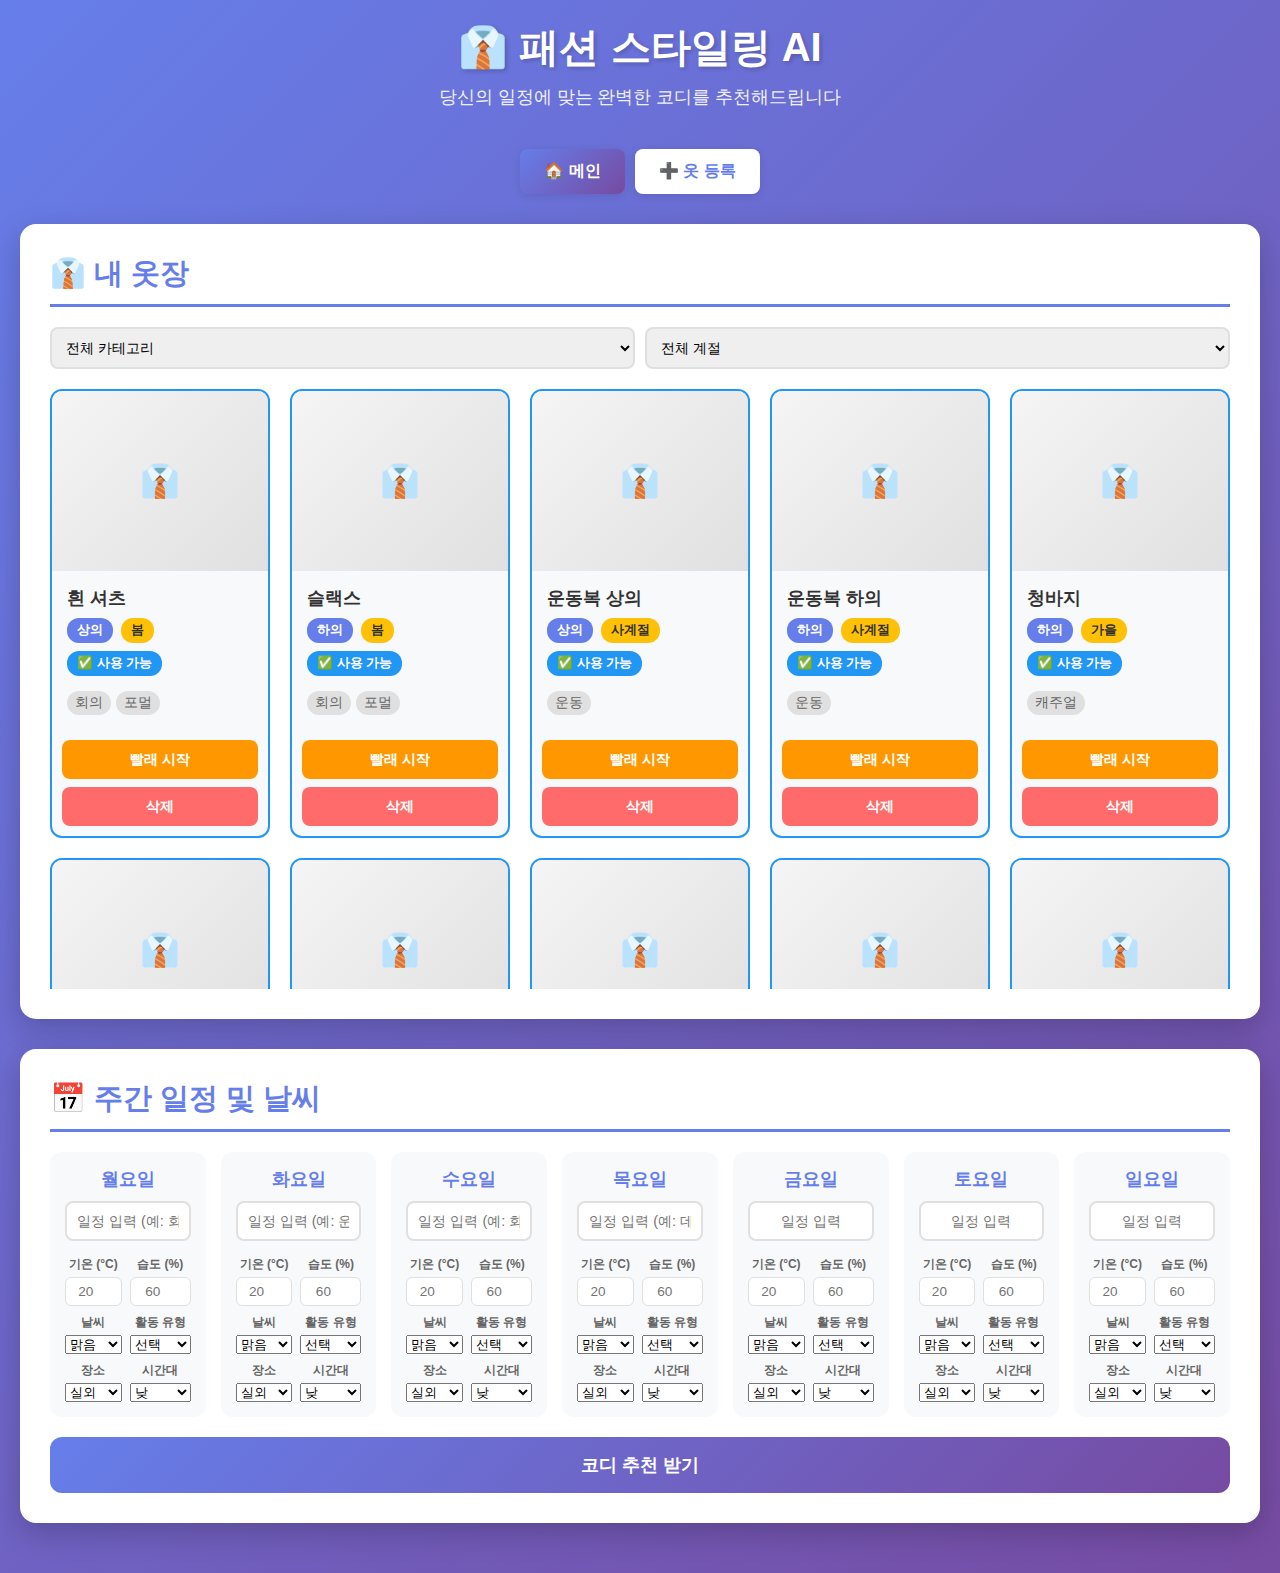
<file: 김형윤_AI Fasion Styler/index.html>
<!DOCTYPE html>
<html lang="ko">
<head>
    <meta charset="UTF-8">
    <meta name="viewport" content="width=device-width, initial-scale=1.0">
    <title>패션 스타일링 AI</title>
    <link rel="stylesheet" href="style.css">
</head>
<body>
    <div class="container">
        <header>
            <h1>👔 패션 스타일링 AI</h1>
            <p>당신의 일정에 맞는 완벽한 코디를 추천해드립니다</p>
        </header>

        <nav class="main-nav">
            <a href="index.html" class="nav-link active">🏠 메인</a>
            <a href="add-clothing.html" class="nav-link">➕ 옷 등록</a>
        </nav>

        <div class="main-content">
            <!-- 옷장 관리 섹션 -->
            <section class="wardrobe-section">
                <h2>👔 내 옷장</h2>
                <div class="wardrobe-filter">
                    <select id="filter-category">
                        <option value="">전체 카테고리</option>
                        <option value="아우터">아우터</option>
                        <option value="상의">상의</option>
                        <option value="하의">하의</option>
                        <option value="신발">신발</option>
                    </select>
                    <select id="filter-season">
                        <option value="">전체 계절</option>
                        <option value="봄">봄</option>
                        <option value="여름">여름</option>
                        <option value="가을">가을</option>
                        <option value="겨울">겨울</option>
                        <option value="사계절">사계절</option>
                    </select>
                </div>
                <div class="wardrobe-list" id="wardrobe-list">
                    <p class="empty-message">옷장이 비어있습니다. 옷을 등록해주세요.</p>
                </div>
            </section>

            <!-- 일정 관리 섹션 -->
            <section class="schedule-section">
                <h2>📅 주간 일정 및 날씨</h2>
                <div class="calendar">
                    <div class="day-card" data-day="월요일">
                        <div class="day-header">월요일</div>
                        <input type="text" class="day-event" placeholder="일정 입력 (예: 회의)">
                        <div class="weather-inputs-day">
                            <div class="weather-input-day">
                                <label>기온 (°C)</label>
                                <input type="number" class="day-temperature" placeholder="20" min="-20" max="50" value="">
                            </div>
                            <div class="weather-input-day">
                                <label>습도 (%)</label>
                                <input type="number" class="day-humidity" placeholder="60" min="0" max="100" value="">
                            </div>
                            <div class="weather-input-day">
                                <label>날씨</label>
                                <select class="day-weather">
                                    <option value="맑음">맑음</option>
                                    <option value="비">비</option>
                                    <option value="눈">눈</option>
                                    <option value="흐림">흐림</option>
                                </select>
                            </div>
                            <div class="weather-input-day">
                                <label>활동 유형</label>
                                <select class="day-activity-type">
                                    <option value="">선택</option>
                                    <option value="공식">공식</option>
                                    <option value="비공식">비공식</option>
                                </select>
                            </div>
                            <div class="weather-input-day">
                                <label>장소</label>
                                <select class="day-location">
                                    <option value="실외">실외</option>
                                    <option value="실내">실내</option>
                                </select>
                            </div>
                            <div class="weather-input-day">
                                <label>시간대</label>
                                <select class="day-time">
                                    <option value="낮">낮</option>
                                    <option value="밤">밤</option>
                                </select>
                            </div>
                        </div>
                    </div>
                    <div class="day-card" data-day="화요일">
                        <div class="day-header">화요일</div>
                        <input type="text" class="day-event" placeholder="일정 입력 (예: 운동)">
                        <div class="weather-inputs-day">
                            <div class="weather-input-day">
                                <label>기온 (°C)</label>
                                <input type="number" class="day-temperature" placeholder="20" min="-20" max="50" value="">
                            </div>
                            <div class="weather-input-day">
                                <label>습도 (%)</label>
                                <input type="number" class="day-humidity" placeholder="60" min="0" max="100" value="">
                            </div>
                            <div class="weather-input-day">
                                <label>날씨</label>
                                <select class="day-weather">
                                    <option value="맑음">맑음</option>
                                    <option value="비">비</option>
                                    <option value="눈">눈</option>
                                    <option value="흐림">흐림</option>
                                </select>
                            </div>
                            <div class="weather-input-day">
                                <label>활동 유형</label>
                                <select class="day-activity-type">
                                    <option value="">선택</option>
                                    <option value="공식">공식</option>
                                    <option value="비공식">비공식</option>
                                </select>
                            </div>
                            <div class="weather-input-day">
                                <label>장소</label>
                                <select class="day-location">
                                    <option value="실외">실외</option>
                                    <option value="실내">실내</option>
                                </select>
                            </div>
                            <div class="weather-input-day">
                                <label>시간대</label>
                                <select class="day-time">
                                    <option value="낮">낮</option>
                                    <option value="밤">밤</option>
                                </select>
                            </div>
                        </div>
                    </div>
                    <div class="day-card" data-day="수요일">
                        <div class="day-header">수요일</div>
                        <input type="text" class="day-event" placeholder="일정 입력 (예: 회의)">
                        <div class="weather-inputs-day">
                            <div class="weather-input-day">
                                <label>기온 (°C)</label>
                                <input type="number" class="day-temperature" placeholder="20" min="-20" max="50" value="">
                            </div>
                            <div class="weather-input-day">
                                <label>습도 (%)</label>
                                <input type="number" class="day-humidity" placeholder="60" min="0" max="100" value="">
                            </div>
                            <div class="weather-input-day">
                                <label>날씨</label>
                                <select class="day-weather">
                                    <option value="맑음">맑음</option>
                                    <option value="비">비</option>
                                    <option value="눈">눈</option>
                                    <option value="흐림">흐림</option>
                                </select>
                            </div>
                            <div class="weather-input-day">
                                <label>활동 유형</label>
                                <select class="day-activity-type">
                                    <option value="">선택</option>
                                    <option value="공식">공식</option>
                                    <option value="비공식">비공식</option>
                                </select>
                            </div>
                            <div class="weather-input-day">
                                <label>장소</label>
                                <select class="day-location">
                                    <option value="실외">실외</option>
                                    <option value="실내">실내</option>
                                </select>
                            </div>
                            <div class="weather-input-day">
                                <label>시간대</label>
                                <select class="day-time">
                                    <option value="낮">낮</option>
                                    <option value="밤">밤</option>
                                </select>
                            </div>
                        </div>
                    </div>
                    <div class="day-card" data-day="목요일">
                        <div class="day-header">목요일</div>
                        <input type="text" class="day-event" placeholder="일정 입력 (예: 데이트)">
                        <div class="weather-inputs-day">
                            <div class="weather-input-day">
                                <label>기온 (°C)</label>
                                <input type="number" class="day-temperature" placeholder="20" min="-20" max="50" value="">
                            </div>
                            <div class="weather-input-day">
                                <label>습도 (%)</label>
                                <input type="number" class="day-humidity" placeholder="60" min="0" max="100" value="">
                            </div>
                            <div class="weather-input-day">
                                <label>날씨</label>
                                <select class="day-weather">
                                    <option value="맑음">맑음</option>
                                    <option value="비">비</option>
                                    <option value="눈">눈</option>
                                    <option value="흐림">흐림</option>
                                </select>
                            </div>
                            <div class="weather-input-day">
                                <label>활동 유형</label>
                                <select class="day-activity-type">
                                    <option value="">선택</option>
                                    <option value="공식">공식</option>
                                    <option value="비공식">비공식</option>
                                </select>
                            </div>
                            <div class="weather-input-day">
                                <label>장소</label>
                                <select class="day-location">
                                    <option value="실외">실외</option>
                                    <option value="실내">실내</option>
                                </select>
                            </div>
                            <div class="weather-input-day">
                                <label>시간대</label>
                                <select class="day-time">
                                    <option value="낮">낮</option>
                                    <option value="밤">밤</option>
                                </select>
                            </div>
                        </div>
                    </div>
                    <div class="day-card" data-day="금요일">
                        <div class="day-header">금요일</div>
                        <input type="text" class="day-event" placeholder="일정 입력">
                        <div class="weather-inputs-day">
                            <div class="weather-input-day">
                                <label>기온 (°C)</label>
                                <input type="number" class="day-temperature" placeholder="20" min="-20" max="50" value="">
                            </div>
                            <div class="weather-input-day">
                                <label>습도 (%)</label>
                                <input type="number" class="day-humidity" placeholder="60" min="0" max="100" value="">
                            </div>
                            <div class="weather-input-day">
                                <label>날씨</label>
                                <select class="day-weather">
                                    <option value="맑음">맑음</option>
                                    <option value="비">비</option>
                                    <option value="눈">눈</option>
                                    <option value="흐림">흐림</option>
                                </select>
                            </div>
                            <div class="weather-input-day">
                                <label>활동 유형</label>
                                <select class="day-activity-type">
                                    <option value="">선택</option>
                                    <option value="공식">공식</option>
                                    <option value="비공식">비공식</option>
                                </select>
                            </div>
                            <div class="weather-input-day">
                                <label>장소</label>
                                <select class="day-location">
                                    <option value="실외">실외</option>
                                    <option value="실내">실내</option>
                                </select>
                            </div>
                            <div class="weather-input-day">
                                <label>시간대</label>
                                <select class="day-time">
                                    <option value="낮">낮</option>
                                    <option value="밤">밤</option>
                                </select>
                            </div>
                        </div>
                    </div>
                    <div class="day-card" data-day="토요일">
                        <div class="day-header">토요일</div>
                        <input type="text" class="day-event" placeholder="일정 입력">
                        <div class="weather-inputs-day">
                            <div class="weather-input-day">
                                <label>기온 (°C)</label>
                                <input type="number" class="day-temperature" placeholder="20" min="-20" max="50" value="">
                            </div>
                            <div class="weather-input-day">
                                <label>습도 (%)</label>
                                <input type="number" class="day-humidity" placeholder="60" min="0" max="100" value="">
                            </div>
                            <div class="weather-input-day">
                                <label>날씨</label>
                                <select class="day-weather">
                                    <option value="맑음">맑음</option>
                                    <option value="비">비</option>
                                    <option value="눈">눈</option>
                                    <option value="흐림">흐림</option>
                                </select>
                            </div>
                            <div class="weather-input-day">
                                <label>활동 유형</label>
                                <select class="day-activity-type">
                                    <option value="">선택</option>
                                    <option value="공식">공식</option>
                                    <option value="비공식">비공식</option>
                                </select>
                            </div>
                            <div class="weather-input-day">
                                <label>장소</label>
                                <select class="day-location">
                                    <option value="실외">실외</option>
                                    <option value="실내">실내</option>
                                </select>
                            </div>
                            <div class="weather-input-day">
                                <label>시간대</label>
                                <select class="day-time">
                                    <option value="낮">낮</option>
                                    <option value="밤">밤</option>
                                </select>
                            </div>
                        </div>
                    </div>
                    <div class="day-card" data-day="일요일">
                        <div class="day-header">일요일</div>
                        <input type="text" class="day-event" placeholder="일정 입력">
                        <div class="weather-inputs-day">
                            <div class="weather-input-day">
                                <label>기온 (°C)</label>
                                <input type="number" class="day-temperature" placeholder="20" min="-20" max="50" value="">
                            </div>
                            <div class="weather-input-day">
                                <label>습도 (%)</label>
                                <input type="number" class="day-humidity" placeholder="60" min="0" max="100" value="">
                            </div>
                            <div class="weather-input-day">
                                <label>날씨</label>
                                <select class="day-weather">
                                    <option value="맑음">맑음</option>
                                    <option value="비">비</option>
                                    <option value="눈">눈</option>
                                    <option value="흐림">흐림</option>
                                </select>
                            </div>
                            <div class="weather-input-day">
                                <label>활동 유형</label>
                                <select class="day-activity-type">
                                    <option value="">선택</option>
                                    <option value="공식">공식</option>
                                    <option value="비공식">비공식</option>
                                </select>
                            </div>
                            <div class="weather-input-day">
                                <label>장소</label>
                                <select class="day-location">
                                    <option value="실외">실외</option>
                                    <option value="실내">실내</option>
                                </select>
                            </div>
                            <div class="weather-input-day">
                                <label>시간대</label>
                                <select class="day-time">
                                    <option value="낮">낮</option>
                                    <option value="밤">밤</option>
                                </select>
                            </div>
                        </div>
                    </div>
                </div>
                <button id="recommend-outfits" class="recommend-btn">코디 추천 받기</button>
            </section>

            <!-- 코디 추천 결과 섹션 -->
            <section class="recommendations-section" id="recommendations-section" style="display: none;">
                <h2>✨ 추천 코디</h2>
                <div id="recommendations-list"></div>
            </section>
        </div>
    </div>

    <script src="script.js"></script>
</body>
</html>
</file>
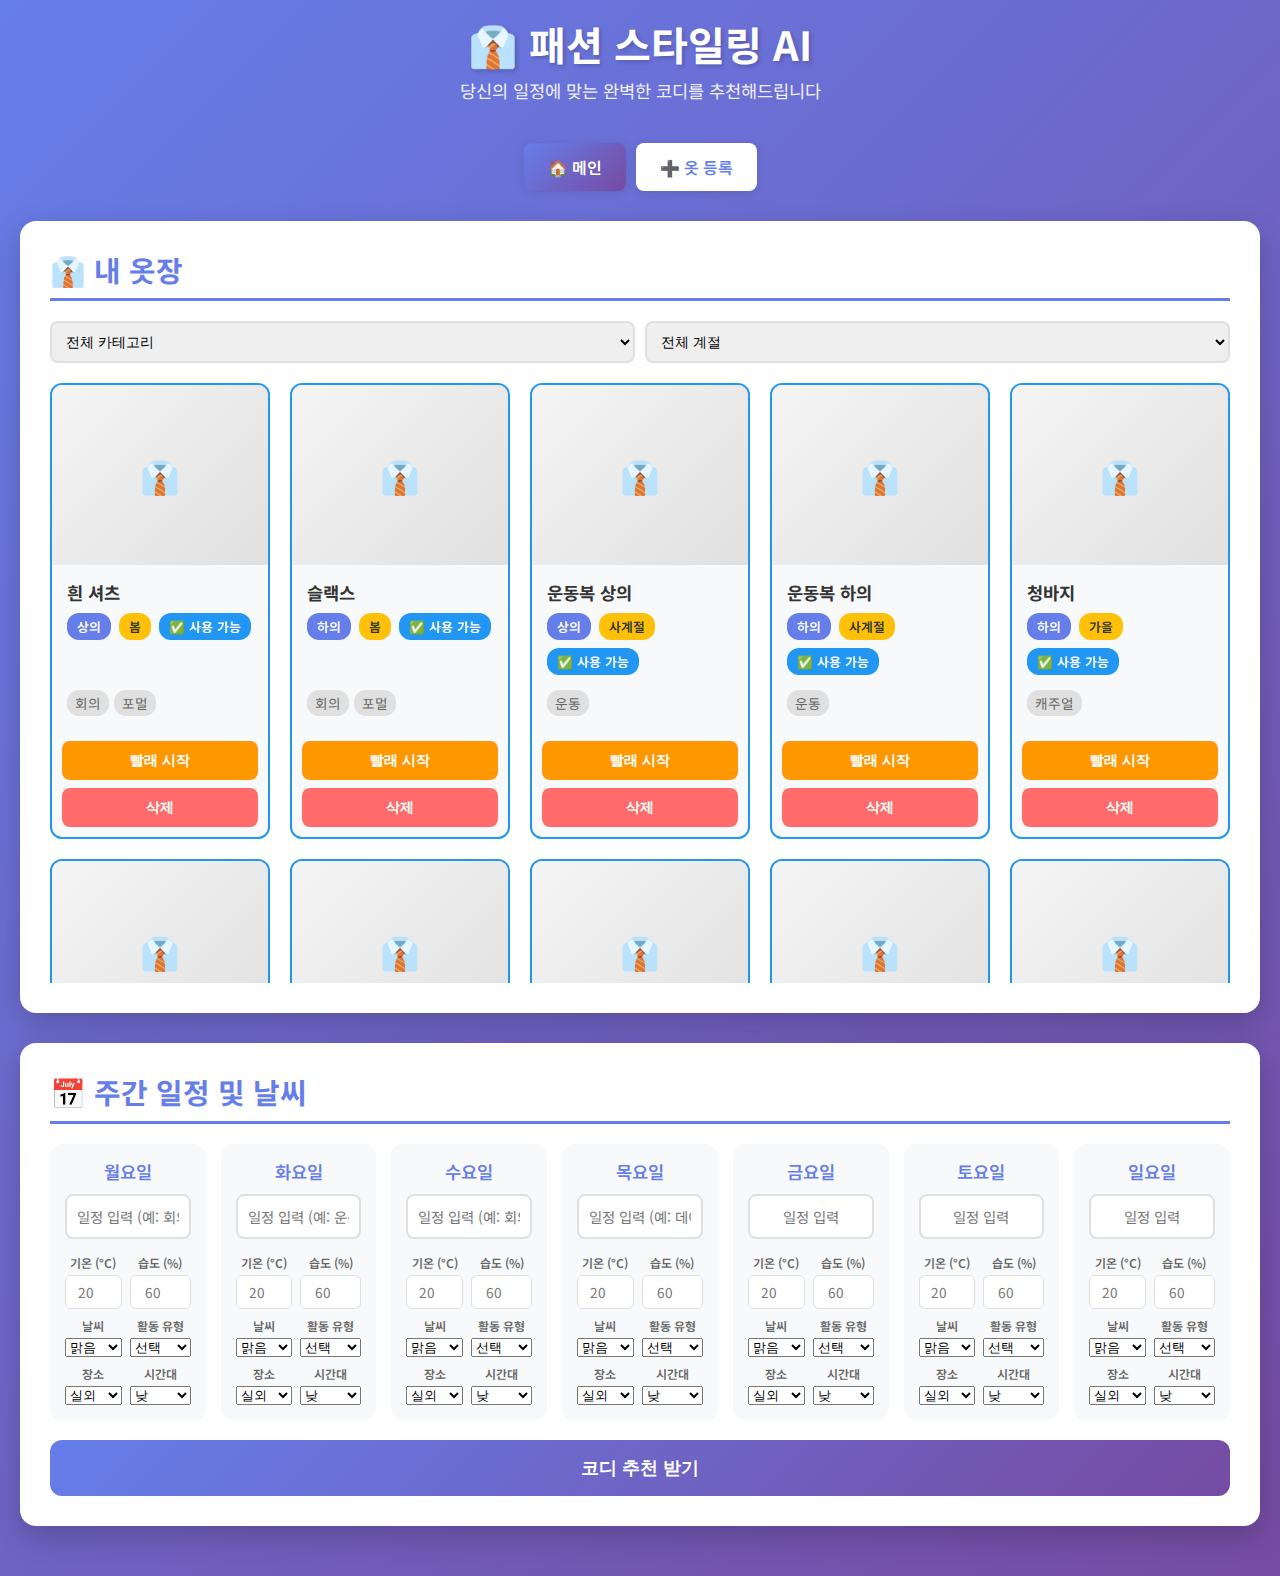
<file: 김형윤_AI Fasion Styler_ window UI real/index.html>
<!DOCTYPE html>
<html lang="ko">
<head>
    <meta charset="UTF-8">
    <meta name="viewport" content="width=device-width, initial-scale=1.0">
    <meta http-equiv="X-UA-Compatible" content="IE=edge">
    <!-- 윈도우 호환성을 위한 폰트 preload -->
    <link rel="preconnect" href="https://fonts.googleapis.com">
    <link rel="preconnect" href="https://fonts.gstatic.com" crossorigin>
    <title>패션 스타일링 AI</title>
    <link rel="stylesheet" href="style.css">
</head>
<body>
    <div class="container">
        <header>
            <h1>👔 패션 스타일링 AI</h1>
            <p>당신의 일정에 맞는 완벽한 코디를 추천해드립니다</p>
        </header>

        <nav class="main-nav">
            <a href="index.html" class="nav-link active">🏠 메인</a>
            <a href="add-clothing.html" class="nav-link">➕ 옷 등록</a>
        </nav>

        <div class="main-content">
            <!-- 옷장 관리 섹션 -->
            <section class="wardrobe-section">
                <h2>👔 내 옷장</h2>
                <div class="wardrobe-filter">
                    <select id="filter-category">
                        <option value="">전체 카테고리</option>
                        <option value="아우터">아우터</option>
                        <option value="상의">상의</option>
                        <option value="하의">하의</option>
                        <option value="신발">신발</option>
                    </select>
                    <select id="filter-season">
                        <option value="">전체 계절</option>
                        <option value="봄">봄</option>
                        <option value="여름">여름</option>
                        <option value="가을">가을</option>
                        <option value="겨울">겨울</option>
                        <option value="사계절">사계절</option>
                    </select>
                </div>
                <div class="wardrobe-list" id="wardrobe-list">
                    <p class="empty-message">옷장이 비어있습니다. 옷을 등록해주세요.</p>
                </div>
            </section>

            <!-- 일정 관리 섹션 -->
            <section class="schedule-section">
                <h2>📅 주간 일정 및 날씨</h2>
                <div class="calendar">
                    <div class="day-card" data-day="월요일">
                        <div class="day-header">월요일</div>
                        <input type="text" class="day-event" placeholder="일정 입력 (예: 회의)">
                        <div class="weather-inputs-day">
                            <div class="weather-input-day">
                                <label>기온 (°C)</label>
                                <input type="number" class="day-temperature" placeholder="20" min="-20" max="50" value="">
                            </div>
                            <div class="weather-input-day">
                                <label>습도 (%)</label>
                                <input type="number" class="day-humidity" placeholder="60" min="0" max="100" value="">
                            </div>
                            <div class="weather-input-day">
                                <label>날씨</label>
                                <select class="day-weather">
                                    <option value="맑음">맑음</option>
                                    <option value="비">비</option>
                                    <option value="눈">눈</option>
                                    <option value="흐림">흐림</option>
                                </select>
                            </div>
                            <div class="weather-input-day">
                                <label>활동 유형</label>
                                <select class="day-activity-type">
                                    <option value="">선택</option>
                                    <option value="공식">공식</option>
                                    <option value="비공식">비공식</option>
                                </select>
                            </div>
                            <div class="weather-input-day">
                                <label>장소</label>
                                <select class="day-location">
                                    <option value="실외">실외</option>
                                    <option value="실내">실내</option>
                                </select>
                            </div>
                            <div class="weather-input-day">
                                <label>시간대</label>
                                <select class="day-time">
                                    <option value="낮">낮</option>
                                    <option value="밤">밤</option>
                                </select>
                            </div>
                        </div>
                    </div>
                    <div class="day-card" data-day="화요일">
                        <div class="day-header">화요일</div>
                        <input type="text" class="day-event" placeholder="일정 입력 (예: 운동)">
                        <div class="weather-inputs-day">
                            <div class="weather-input-day">
                                <label>기온 (°C)</label>
                                <input type="number" class="day-temperature" placeholder="20" min="-20" max="50" value="">
                            </div>
                            <div class="weather-input-day">
                                <label>습도 (%)</label>
                                <input type="number" class="day-humidity" placeholder="60" min="0" max="100" value="">
                            </div>
                            <div class="weather-input-day">
                                <label>날씨</label>
                                <select class="day-weather">
                                    <option value="맑음">맑음</option>
                                    <option value="비">비</option>
                                    <option value="눈">눈</option>
                                    <option value="흐림">흐림</option>
                                </select>
                            </div>
                            <div class="weather-input-day">
                                <label>활동 유형</label>
                                <select class="day-activity-type">
                                    <option value="">선택</option>
                                    <option value="공식">공식</option>
                                    <option value="비공식">비공식</option>
                                </select>
                            </div>
                            <div class="weather-input-day">
                                <label>장소</label>
                                <select class="day-location">
                                    <option value="실외">실외</option>
                                    <option value="실내">실내</option>
                                </select>
                            </div>
                            <div class="weather-input-day">
                                <label>시간대</label>
                                <select class="day-time">
                                    <option value="낮">낮</option>
                                    <option value="밤">밤</option>
                                </select>
                            </div>
                        </div>
                    </div>
                    <div class="day-card" data-day="수요일">
                        <div class="day-header">수요일</div>
                        <input type="text" class="day-event" placeholder="일정 입력 (예: 회의)">
                        <div class="weather-inputs-day">
                            <div class="weather-input-day">
                                <label>기온 (°C)</label>
                                <input type="number" class="day-temperature" placeholder="20" min="-20" max="50" value="">
                            </div>
                            <div class="weather-input-day">
                                <label>습도 (%)</label>
                                <input type="number" class="day-humidity" placeholder="60" min="0" max="100" value="">
                            </div>
                            <div class="weather-input-day">
                                <label>날씨</label>
                                <select class="day-weather">
                                    <option value="맑음">맑음</option>
                                    <option value="비">비</option>
                                    <option value="눈">눈</option>
                                    <option value="흐림">흐림</option>
                                </select>
                            </div>
                            <div class="weather-input-day">
                                <label>활동 유형</label>
                                <select class="day-activity-type">
                                    <option value="">선택</option>
                                    <option value="공식">공식</option>
                                    <option value="비공식">비공식</option>
                                </select>
                            </div>
                            <div class="weather-input-day">
                                <label>장소</label>
                                <select class="day-location">
                                    <option value="실외">실외</option>
                                    <option value="실내">실내</option>
                                </select>
                            </div>
                            <div class="weather-input-day">
                                <label>시간대</label>
                                <select class="day-time">
                                    <option value="낮">낮</option>
                                    <option value="밤">밤</option>
                                </select>
                            </div>
                        </div>
                    </div>
                    <div class="day-card" data-day="목요일">
                        <div class="day-header">목요일</div>
                        <input type="text" class="day-event" placeholder="일정 입력 (예: 데이트)">
                        <div class="weather-inputs-day">
                            <div class="weather-input-day">
                                <label>기온 (°C)</label>
                                <input type="number" class="day-temperature" placeholder="20" min="-20" max="50" value="">
                            </div>
                            <div class="weather-input-day">
                                <label>습도 (%)</label>
                                <input type="number" class="day-humidity" placeholder="60" min="0" max="100" value="">
                            </div>
                            <div class="weather-input-day">
                                <label>날씨</label>
                                <select class="day-weather">
                                    <option value="맑음">맑음</option>
                                    <option value="비">비</option>
                                    <option value="눈">눈</option>
                                    <option value="흐림">흐림</option>
                                </select>
                            </div>
                            <div class="weather-input-day">
                                <label>활동 유형</label>
                                <select class="day-activity-type">
                                    <option value="">선택</option>
                                    <option value="공식">공식</option>
                                    <option value="비공식">비공식</option>
                                </select>
                            </div>
                            <div class="weather-input-day">
                                <label>장소</label>
                                <select class="day-location">
                                    <option value="실외">실외</option>
                                    <option value="실내">실내</option>
                                </select>
                            </div>
                            <div class="weather-input-day">
                                <label>시간대</label>
                                <select class="day-time">
                                    <option value="낮">낮</option>
                                    <option value="밤">밤</option>
                                </select>
                            </div>
                        </div>
                    </div>
                    <div class="day-card" data-day="금요일">
                        <div class="day-header">금요일</div>
                        <input type="text" class="day-event" placeholder="일정 입력">
                        <div class="weather-inputs-day">
                            <div class="weather-input-day">
                                <label>기온 (°C)</label>
                                <input type="number" class="day-temperature" placeholder="20" min="-20" max="50" value="">
                            </div>
                            <div class="weather-input-day">
                                <label>습도 (%)</label>
                                <input type="number" class="day-humidity" placeholder="60" min="0" max="100" value="">
                            </div>
                            <div class="weather-input-day">
                                <label>날씨</label>
                                <select class="day-weather">
                                    <option value="맑음">맑음</option>
                                    <option value="비">비</option>
                                    <option value="눈">눈</option>
                                    <option value="흐림">흐림</option>
                                </select>
                            </div>
                            <div class="weather-input-day">
                                <label>활동 유형</label>
                                <select class="day-activity-type">
                                    <option value="">선택</option>
                                    <option value="공식">공식</option>
                                    <option value="비공식">비공식</option>
                                </select>
                            </div>
                            <div class="weather-input-day">
                                <label>장소</label>
                                <select class="day-location">
                                    <option value="실외">실외</option>
                                    <option value="실내">실내</option>
                                </select>
                            </div>
                            <div class="weather-input-day">
                                <label>시간대</label>
                                <select class="day-time">
                                    <option value="낮">낮</option>
                                    <option value="밤">밤</option>
                                </select>
                            </div>
                        </div>
                    </div>
                    <div class="day-card" data-day="토요일">
                        <div class="day-header">토요일</div>
                        <input type="text" class="day-event" placeholder="일정 입력">
                        <div class="weather-inputs-day">
                            <div class="weather-input-day">
                                <label>기온 (°C)</label>
                                <input type="number" class="day-temperature" placeholder="20" min="-20" max="50" value="">
                            </div>
                            <div class="weather-input-day">
                                <label>습도 (%)</label>
                                <input type="number" class="day-humidity" placeholder="60" min="0" max="100" value="">
                            </div>
                            <div class="weather-input-day">
                                <label>날씨</label>
                                <select class="day-weather">
                                    <option value="맑음">맑음</option>
                                    <option value="비">비</option>
                                    <option value="눈">눈</option>
                                    <option value="흐림">흐림</option>
                                </select>
                            </div>
                            <div class="weather-input-day">
                                <label>활동 유형</label>
                                <select class="day-activity-type">
                                    <option value="">선택</option>
                                    <option value="공식">공식</option>
                                    <option value="비공식">비공식</option>
                                </select>
                            </div>
                            <div class="weather-input-day">
                                <label>장소</label>
                                <select class="day-location">
                                    <option value="실외">실외</option>
                                    <option value="실내">실내</option>
                                </select>
                            </div>
                            <div class="weather-input-day">
                                <label>시간대</label>
                                <select class="day-time">
                                    <option value="낮">낮</option>
                                    <option value="밤">밤</option>
                                </select>
                            </div>
                        </div>
                    </div>
                    <div class="day-card" data-day="일요일">
                        <div class="day-header">일요일</div>
                        <input type="text" class="day-event" placeholder="일정 입력">
                        <div class="weather-inputs-day">
                            <div class="weather-input-day">
                                <label>기온 (°C)</label>
                                <input type="number" class="day-temperature" placeholder="20" min="-20" max="50" value="">
                            </div>
                            <div class="weather-input-day">
                                <label>습도 (%)</label>
                                <input type="number" class="day-humidity" placeholder="60" min="0" max="100" value="">
                            </div>
                            <div class="weather-input-day">
                                <label>날씨</label>
                                <select class="day-weather">
                                    <option value="맑음">맑음</option>
                                    <option value="비">비</option>
                                    <option value="눈">눈</option>
                                    <option value="흐림">흐림</option>
                                </select>
                            </div>
                            <div class="weather-input-day">
                                <label>활동 유형</label>
                                <select class="day-activity-type">
                                    <option value="">선택</option>
                                    <option value="공식">공식</option>
                                    <option value="비공식">비공식</option>
                                </select>
                            </div>
                            <div class="weather-input-day">
                                <label>장소</label>
                                <select class="day-location">
                                    <option value="실외">실외</option>
                                    <option value="실내">실내</option>
                                </select>
                            </div>
                            <div class="weather-input-day">
                                <label>시간대</label>
                                <select class="day-time">
                                    <option value="낮">낮</option>
                                    <option value="밤">밤</option>
                                </select>
                            </div>
                        </div>
                    </div>
                </div>
                <button id="recommend-outfits" class="recommend-btn">코디 추천 받기</button>
            </section>

            <!-- 코디 추천 결과 섹션 -->
            <section class="recommendations-section" id="recommendations-section" style="display: none;">
                <h2>✨ 추천 코디</h2>
                <div id="recommendations-list"></div>
            </section>
        </div>
    </div>

    <script src="script.js"></script>
</body>
</html>
</file>
<file: 김형윤_AI Fasion Styler/style.css>
* {
    margin: 0;
    padding: 0;
    box-sizing: border-box;
}

body {
    font-family: -apple-system, BlinkMacSystemFont, 'Segoe UI', 'Roboto', 'Oxygen', 'Ubuntu', 'Cantarell', sans-serif;
    background: linear-gradient(135deg, #667eea 0%, #764ba2 100%);
    min-height: 100vh;
    padding: 20px;
    color: #333;
}

.container {
    max-width: 1400px;
    margin: 0 auto;
}

header {
    text-align: center;
    color: white;
    margin-bottom: 40px;
}

header h1 {
    font-size: 2.5rem;
    margin-bottom: 10px;
    text-shadow: 2px 2px 4px rgba(0, 0, 0, 0.2);
}

header p {
    font-size: 1.1rem;
    opacity: 0.9;
}

/* 네비게이션 */
.main-nav {
    display: flex;
    justify-content: center;
    gap: 10px;
    margin-bottom: 30px;
}

.nav-link {
    padding: 12px 24px;
    background: white;
    color: #667eea;
    text-decoration: none;
    border-radius: 8px;
    font-weight: 600;
    transition: all 0.3s;
    box-shadow: 0 2px 10px rgba(0, 0, 0, 0.1);
}

.nav-link:hover {
    background: #667eea;
    color: white;
    transform: translateY(-2px);
    box-shadow: 0 4px 15px rgba(102, 126, 234, 0.3);
}

.nav-link.active {
    background: linear-gradient(135deg, #667eea 0%, #764ba2 100%);
    color: white;
}

.main-content {
    display: grid;
    grid-template-columns: 1fr;
    gap: 30px;
    margin-bottom: 30px;
}

section {
    background: white;
    border-radius: 16px;
    padding: 30px;
    box-shadow: 0 10px 30px rgba(0, 0, 0, 0.2);
}

section h2 {
    font-size: 1.8rem;
    margin-bottom: 20px;
    color: #667eea;
    border-bottom: 3px solid #667eea;
    padding-bottom: 10px;
}

/* 옷 등록 섹션 */
.add-clothing-section {
    max-width: 800px;
    margin: 0 auto;
}

.add-clothing-section.full-width {
    max-width: 100%;
}

.add-clothing-form {
    display: flex;
    flex-direction: column;
    gap: 20px;
}

.form-group {
    display: flex;
    flex-direction: column;
    gap: 8px;
}

.form-group label {
    font-weight: 600;
    color: #555;
    font-size: 0.95rem;
}

.form-row {
    display: grid;
    grid-template-columns: 1fr 1fr;
    gap: 15px;
}

.form-group input,
.form-group select {
    padding: 12px;
    border: 2px solid #e0e0e0;
    border-radius: 8px;
    font-size: 14px;
    transition: border-color 0.3s;
    font-family: inherit;
}

.form-group input:focus,
.form-group select:focus {
    outline: none;
    border-color: #667eea;
}

.form-group small {
    font-size: 0.85rem;
    color: #999;
    margin-top: -5px;
}

/* 이미지 업로드 영역 */
.image-upload-area {
    position: relative;
}

.image-preview-container {
    width: 100%;
    height: 200px;
    border: 2px dashed #667eea;
    border-radius: 12px;
    display: flex;
    align-items: center;
    justify-content: center;
    cursor: pointer;
    overflow: hidden;
    background: #f8f9fa;
    transition: all 0.3s;
    position: relative;
}

.image-preview-container:hover {
    border-color: #764ba2;
    background: #f0f0f0;
}

#image-preview {
    width: 100%;
    height: 100%;
    object-fit: cover;
}

.upload-placeholder {
    display: flex;
    flex-direction: column;
    align-items: center;
    justify-content: center;
    gap: 10px;
    color: #667eea;
    font-size: 0.9rem;
}

.upload-icon {
    font-size: 3rem;
}

.remove-image-btn {
    margin-top: 10px;
    padding: 8px 16px;
    background: #ff6b6b;
    color: white;
    border: none;
    border-radius: 8px;
    cursor: pointer;
    font-size: 0.9rem;
    width: 100%;
    transition: background 0.3s;
}

.remove-image-btn:hover {
    background: #ee5a5a;
}

/* 추출된 색상 표시 */
.extracted-colors-display {
    margin-top: 15px;
    padding: 15px;
    background: #f8f9fa;
    border-radius: 8px;
    border: 2px solid #e0e0e0;
}

.color-info {
    display: flex;
    flex-direction: column;
    gap: 10px;
}

.color-label {
    font-weight: 600;
    color: #667eea;
    font-size: 0.95rem;
}

.color-palette {
    display: flex;
    gap: 15px;
    flex-wrap: wrap;
}

.color-item {
    display: flex;
    flex-direction: column;
    align-items: center;
    gap: 5px;
    position: relative;
}

.color-swatch {
    width: 50px;
    height: 50px;
    border-radius: 8px;
    border: 2px solid #ddd;
    box-shadow: 0 2px 5px rgba(0, 0, 0, 0.1);
    cursor: pointer;
    transition: transform 0.2s;
}

.color-swatch:hover {
    transform: scale(1.1);
}

.color-name {
    font-size: 0.85rem;
    color: #666;
    font-weight: 500;
}

.color-item {
    cursor: pointer;
    transition: transform 0.2s;
}

.color-item:hover {
    transform: translateY(-3px);
}

.color-item.selected {
    opacity: 1;
}

.check-mark {
    position: absolute;
    top: -5px;
    right: -5px;
    background: #667eea;
    color: white;
    border-radius: 50%;
    width: 20px;
    height: 20px;
    display: flex;
    align-items: center;
    justify-content: center;
    font-size: 12px;
    font-weight: bold;
    box-shadow: 0 2px 5px rgba(0, 0, 0, 0.2);
}

.form-actions {
    display: flex;
    gap: 15px;
    margin-top: 10px;
}

.submit-btn {
    flex: 1;
    padding: 16px;
    background: linear-gradient(135deg, #667eea 0%, #764ba2 100%);
    color: white;
    border: none;
    border-radius: 12px;
    font-size: 1.1rem;
    font-weight: 600;
    cursor: pointer;
    transition: transform 0.2s, box-shadow 0.2s;
}

.submit-btn:hover {
    transform: translateY(-2px);
    box-shadow: 0 5px 20px rgba(102, 126, 234, 0.4);
}

.cancel-btn {
    flex: 1;
    padding: 16px;
    background: #e0e0e0;
    color: #333;
    border: none;
    border-radius: 12px;
    font-size: 1.1rem;
    font-weight: 600;
    cursor: pointer;
    transition: background 0.3s;
    text-decoration: none;
    text-align: center;
    display: inline-block;
}

.cancel-btn:hover {
    background: #d0d0d0;
}

/* 옷장 관리 스타일 */
.wardrobe-section {
    grid-column: 1;
}

.wardrobe-filter {
    display: flex;
    gap: 10px;
    margin-bottom: 20px;
}

.wardrobe-filter select {
    flex: 1;
    padding: 10px;
    border: 2px solid #e0e0e0;
    border-radius: 8px;
    font-size: 14px;
    cursor: pointer;
    transition: border-color 0.3s;
}

.wardrobe-filter select:focus {
    outline: none;
    border-color: #667eea;
}

.wardrobe-list {
    max-height: 600px;
    overflow-y: auto;
    display: grid;
    grid-template-columns: repeat(auto-fill, minmax(200px, 1fr));
    gap: 20px;
}

.clothing-item {
    background: #f8f9fa;
    border-radius: 12px;
    overflow: hidden;
    border: 2px solid #e0e0e0;
    transition: transform 0.2s, box-shadow 0.2s;
    display: flex;
    flex-direction: column;
}

.clothing-item:hover {
    transform: translateY(-5px);
    box-shadow: 0 5px 15px rgba(0, 0, 0, 0.15);
}

.clothing-item.status-washing {
    opacity: 0.7;
    border-color: #ff9800;
}

.clothing-item.status-clean {
    border-color: #4caf50;
}

.clothing-item.status-ready {
    border-color: #2196f3;
}

.clothing-image-container {
    width: 100%;
    height: 180px;
    background: #e0e0e0;
    overflow: hidden;
    position: relative;
}

.washing-overlay {
    position: absolute;
    top: 0;
    left: 0;
    right: 0;
    bottom: 0;
    background: rgba(255, 152, 0, 0.8);
    color: white;
    display: flex;
    align-items: center;
    justify-content: center;
    font-weight: 600;
    font-size: 1rem;
    z-index: 1;
}

.clothing-image {
    width: 100%;
    height: 100%;
    object-fit: cover;
}

.no-image-placeholder {
    width: 100%;
    height: 100%;
    display: flex;
    align-items: center;
    justify-content: center;
    background: linear-gradient(135deg, #f5f5f5 0%, #e0e0e0 100%);
    color: #999;
    font-size: 2rem;
}

.clothing-info {
    padding: 15px;
    flex: 1;
    display: flex;
    flex-direction: column;
}

.clothing-info strong {
    color: #333;
    font-size: 1.1rem;
    margin-bottom: 8px;
    display: block;
}

.clothing-meta {
    display: flex;
    gap: 8px;
    flex-wrap: wrap;
    margin-bottom: 10px;
}

.category-badge,
.season-badge,
.status-badge {
    display: inline-block;
    padding: 4px 10px;
    border-radius: 12px;
    font-size: 0.8rem;
    font-weight: 600;
}

.category-badge {
    background: #667eea;
    color: white;
}

.season-badge {
    background: #ffc107;
    color: #333;
}

.status-badge.status-washing {
    background: #ff9800;
    color: white;
}

.status-badge.status-clean {
    background: #4caf50;
    color: white;
}

.status-badge.status-ready {
    background: #2196f3;
    color: white;
}

.clothing-info .tags {
    margin-top: auto;
}

.clothing-info .tags span {
    display: inline-block;
    background: #e0e0e0;
    padding: 3px 8px;
    border-radius: 12px;
    margin-right: 5px;
    margin-top: 5px;
    font-size: 0.85rem;
    color: #666;
}

.clothing-actions {
    display: flex;
    flex-direction: column;
    gap: 8px;
    padding: 10px;
    margin-top: auto;
}

.laundry-btn {
    background: #ff9800;
    color: white;
    border: none;
    padding: 10px;
    border-radius: 8px;
    cursor: pointer;
    font-size: 0.9rem;
    font-weight: 600;
    transition: background 0.3s;
}

.laundry-btn:hover {
    background: #f57c00;
}

.delete-clothing {
    background: #ff6b6b;
    color: white;
    border: none;
    padding: 10px;
    cursor: pointer;
    font-size: 0.9rem;
    font-weight: 600;
    transition: background 0.3s;
    border-radius: 8px;
}

.delete-clothing:hover {
    background: #ee5a5a;
}

.empty-message {
    grid-column: 1 / -1;
    text-align: center;
    color: #999;
    padding: 40px;
    font-style: italic;
}

/* 기온/습도 섹션 스타일 */
.weather-section {
    grid-column: 1 / -1;
}

.weather-inputs {
    display: grid;
    grid-template-columns: 1fr 1fr auto;
    gap: 15px;
    align-items: end;
    margin-bottom: 15px;
}

.weather-input-group {
    display: flex;
    flex-direction: column;
    gap: 8px;
}

.weather-input-group label {
    font-weight: 600;
    color: #555;
    font-size: 0.95rem;
}

.weather-input-group input {
    padding: 12px;
    border: 2px solid #e0e0e0;
    border-radius: 8px;
    font-size: 14px;
    transition: border-color 0.3s;
    font-family: inherit;
}

.weather-input-group input:focus {
    outline: none;
    border-color: #667eea;
}

.weather-btn {
    padding: 12px 24px;
    background: #667eea;
    color: white;
    border: none;
    border-radius: 8px;
    font-size: 14px;
    font-weight: 600;
    cursor: pointer;
    transition: background 0.3s;
    height: fit-content;
}

.weather-btn:hover {
    background: #5568d3;
}

.weather-display {
    background: #f8f9fa;
    padding: 15px;
    border-radius: 8px;
    text-align: center;
    font-size: 1.1rem;
    color: #555;
}

.weather-display p {
    margin: 0;
}

/* 일정 관리 스타일 */
.schedule-section {
    grid-column: 1 / -1;
}

.calendar {
    display: grid;
    grid-template-columns: repeat(7, 1fr);
    gap: 15px;
    margin-bottom: 20px;
}

.day-card {
    background: #f8f9fa;
    border-radius: 12px;
    padding: 15px;
    text-align: center;
    transition: transform 0.2s, box-shadow 0.2s;
    display: flex;
    flex-direction: column;
    gap: 10px;
}

.day-card:hover {
    transform: translateY(-3px);
    box-shadow: 0 5px 15px rgba(0, 0, 0, 0.1);
}

.day-header {
    font-weight: 600;
    color: #667eea;
    font-size: 1.1rem;
}

.day-event {
    width: 100%;
    padding: 10px;
    border: 2px solid #e0e0e0;
    border-radius: 8px;
    font-size: 0.9rem;
    text-align: center;
    transition: border-color 0.3s;
    font-family: inherit;
}

.day-event:focus {
    outline: none;
    border-color: #667eea;
}

.weather-inputs-day {
    display: grid;
    grid-template-columns: 1fr 1fr;
    gap: 8px;
    margin-top: 5px;
}

.weather-input-day {
    display: flex;
    flex-direction: column;
    gap: 4px;
}

.weather-input-day label {
    font-size: 0.75rem;
    color: #666;
    font-weight: 600;
}

.weather-input-day input {
    width: 100%;
    padding: 6px 8px;
    border: 1px solid #e0e0e0;
    border-radius: 6px;
    font-size: 0.85rem;
    text-align: center;
    transition: border-color 0.3s;
    font-family: inherit;
}

.weather-input-day input:focus {
    outline: none;
    border-color: #667eea;
}

.recommend-btn {
    width: 100%;
    padding: 16px;
    background: linear-gradient(135deg, #667eea 0%, #764ba2 100%);
    color: white;
    border: none;
    border-radius: 12px;
    font-size: 1.1rem;
    font-weight: 600;
    cursor: pointer;
    transition: transform 0.2s, box-shadow 0.2s;
}

.recommend-btn:hover {
    transform: translateY(-2px);
    box-shadow: 0 5px 20px rgba(102, 126, 234, 0.4);
}

/* 추천 결과 스타일 */
.recommendations-section {
    grid-column: 1 / -1;
}

.recommendation-item {
    background: linear-gradient(135deg, #f8f9fa 0%, #ffffff 100%);
    border-radius: 12px;
    padding: 25px;
    margin-bottom: 20px;
    border-left: 5px solid #667eea;
    box-shadow: 0 3px 10px rgba(0, 0, 0, 0.1);
}

.recommendation-header {
    display: flex;
    justify-content: space-between;
    align-items: center;
    margin-bottom: 15px;
    flex-wrap: wrap;
    gap: 10px;
}

.recommendation-day {
    font-size: 1.5rem;
    font-weight: 700;
    color: #667eea;
}

.recommendation-event {
    background: #667eea;
    color: white;
    padding: 6px 15px;
    border-radius: 20px;
    font-size: 0.9rem;
    font-weight: 600;
}

.recommendation-weather {
    background: #f0f0f0;
    color: #555;
    padding: 6px 12px;
    border-radius: 20px;
    font-size: 0.85rem;
    font-weight: 600;
}

.outfit-items {
    display: grid;
    grid-template-columns: repeat(auto-fit, minmax(200px, 1fr));
    gap: 15px;
    margin-bottom: 15px;
}

.outfit-item {
    background: white;
    padding: 15px;
    border-radius: 8px;
    border: 2px solid #e0e0e0;
    display: flex;
    flex-direction: column;
    align-items: center;
    gap: 10px;
}

.outfit-item-image {
    width: 100%;
    height: 120px;
    object-fit: cover;
    border-radius: 8px;
    background: #f0f0f0;
}

.outfit-item-no-image {
    width: 100%;
    height: 120px;
    display: flex;
    align-items: center;
    justify-content: center;
    background: #f0f0f0;
    border-radius: 8px;
    color: #999;
    font-size: 2rem;
}

.outfit-item-category {
    font-size: 0.85rem;
    color: #999;
    text-transform: uppercase;
    letter-spacing: 1px;
}

.outfit-item-name {
    font-size: 1.1rem;
    font-weight: 600;
    color: #333;
    text-align: center;
}

.recommendation-reason {
    background: #fff9e6;
    padding: 12px;
    border-radius: 8px;
    border-left: 3px solid #ffc107;
    font-size: 0.95rem;
    color: #666;
    margin-top: 10px;
}

.no-outfit {
    color: #999;
    font-style: italic;
    padding: 15px;
    background: #f8f9fa;
    border-radius: 8px;
}

/* 반응형 디자인 */
@media (max-width: 1024px) {
    .main-content {
        grid-template-columns: 1fr;
    }
    
    .add-clothing-section {
        position: static;
        max-height: none;
    }
    
    .wardrobe-section {
        grid-column: 1;
    }
    
    .schedule-section {
        grid-column: 1;
    }
    
    .recommendations-section {
        grid-column: 1;
    }
    
    .calendar {
        grid-template-columns: repeat(3, 1fr);
    }
}

@media (max-width: 768px) {
    .calendar {
        grid-template-columns: 1fr;
    }
    
    .wardrobe-list {
        grid-template-columns: repeat(auto-fill, minmax(150px, 1fr));
    }
    
    header h1 {
        font-size: 2rem;
    }
    
    .form-row {
        grid-template-columns: 1fr;
    }
}
</file>
<file: 김형윤_AI Fasion Styler_ window UI real/style.css>
@import url('https://fonts.googleapis.com/css2?family=Noto+Sans+KR:wght@400;600;700&display=swap');

* {
    margin: 0;
    padding: 0;
    box-sizing: border-box;
}

/* 윈도우에서 이모지 렌더링 개선을 위한 전역 스타일 */
html {
    /* 윈도우 IE/Edge 호환성 */
    -ms-text-size-adjust: 100%;
    -webkit-text-size-adjust: 100%;
}

body {
    font-family: 'Noto Sans KR', 'Malgun Gothic', '맑은 고딕', -apple-system, BlinkMacSystemFont, 'Segoe UI', 'Roboto', 'Oxygen', 'Ubuntu', 'Cantarell', sans-serif;
    background: linear-gradient(135deg, #667eea 0%, #764ba2 100%);
    min-height: 100vh;
    padding: 20px;
    color: #333;
    /* 윈도우에서 이모지 렌더링 개선 */
    text-rendering: optimizeLegibility;
    -webkit-font-smoothing: antialiased;
    -moz-osx-font-smoothing: grayscale;
    /* 이모지 폰트 지원 */
    font-feature-settings: "liga" on, "calt" on;
    /* 윈도우 IE/Edge 호환성 */
    -ms-overflow-style: scrollbar;
}

/* 윈도우에서 이모지가 포함된 모든 요소에 적용 */
h1, h2, .nav-link, .no-image-placeholder, .outfit-item-no-image, .upload-icon {
    font-variant-emoji: emoji;
    -webkit-font-feature-settings: "liga" on, "calt" on;
    font-feature-settings: "liga" on, "calt" on;
}


.container {
    max-width: 1400px;
    margin: 0 auto;
}

header {
    text-align: center;
    color: white;
    margin-bottom: 40px;
}

header h1 {
    font-size: 2.5rem;
    margin-bottom: 10px;
    text-shadow: 2px 2px 4px rgba(0, 0, 0, 0.2);
    font-variant-numeric: normal;
    line-height: 1.2;
}

header p {
    font-size: 1.1rem;
    opacity: 0.9;
}

/* 네비게이션 */
.main-nav {
    display: flex;
    justify-content: center;
    gap: 10px;
    margin-bottom: 30px;
}

.nav-link {
    padding: 12px 24px;
    background: white;
    color: #667eea;
    text-decoration: none;
    border-radius: 8px;
    font-weight: 600;
    transition: all 0.3s;
    box-shadow: 0 2px 10px rgba(0, 0, 0, 0.1);
    display: inline-flex;
    align-items: center;
    gap: 5px;
}

.nav-link:hover {
    background: #667eea;
    color: white;
    transform: translateY(-2px);
    box-shadow: 0 4px 15px rgba(102, 126, 234, 0.3);
}

.nav-link.active {
    background: linear-gradient(135deg, #667eea 0%, #764ba2 100%);
    color: white;
}

.main-content {
    display: grid;
    grid-template-columns: 1fr;
    gap: 30px;
    margin-bottom: 30px;
}

section {
    background: white;
    border-radius: 16px;
    padding: 30px;
    box-shadow: 0 10px 30px rgba(0, 0, 0, 0.2);
}

section h2 {
    font-size: 1.8rem;
    margin-bottom: 20px;
    color: #667eea;
    border-bottom: 3px solid #667eea;
    padding-bottom: 10px;
    line-height: 1.3;
}

/* 옷 등록 섹션 */
.add-clothing-section {
    max-width: 800px;
    margin: 0 auto;
}

.add-clothing-section.full-width {
    max-width: 100%;
}

.add-clothing-form {
    display: flex;
    flex-direction: column;
    gap: 20px;
}

.form-group {
    display: flex;
    flex-direction: column;
    gap: 8px;
}

.form-group label {
    font-weight: 600;
    color: #555;
    font-size: 0.95rem;
}

.form-row {
    display: grid;
    grid-template-columns: 1fr 1fr;
    gap: 15px;
}

.form-group input,
.form-group select {
    padding: 12px;
    border: 2px solid #e0e0e0;
    border-radius: 8px;
    font-size: 14px;
    transition: border-color 0.3s;
    font-family: inherit;
}

.form-group input:focus,
.form-group select:focus {
    outline: none;
    border-color: #667eea;
}

.form-group small {
    font-size: 0.85rem;
    color: #999;
    margin-top: -5px;
}

/* 이미지 업로드 영역 */
.image-upload-area {
    position: relative;
}

.image-preview-container {
    width: 100%;
    height: 200px;
    border: 2px dashed #667eea;
    border-radius: 12px;
    display: flex;
    align-items: center;
    justify-content: center;
    cursor: pointer;
    overflow: hidden;
    background: #f8f9fa;
    transition: all 0.3s;
    position: relative;
}

.image-preview-container:hover {
    border-color: #764ba2;
    background: #f0f0f0;
}

#image-preview {
    width: 100%;
    height: 100%;
    object-fit: cover;
}

.upload-placeholder {
    display: flex;
    flex-direction: column;
    align-items: center;
    justify-content: center;
    gap: 10px;
    color: #667eea;
    font-size: 0.9rem;
}

.upload-icon {
    font-size: 3rem;
    line-height: 1;
}

.remove-image-btn {
    margin-top: 10px;
    padding: 8px 16px;
    background: #ff6b6b;
    color: white;
    border: none;
    border-radius: 8px;
    cursor: pointer;
    font-size: 0.9rem;
    width: 100%;
    transition: background 0.3s;
}

.remove-image-btn:hover {
    background: #ee5a5a;
}

/* 추출된 색상 표시 */
.extracted-colors-display {
    margin-top: 15px;
    padding: 15px;
    background: #f8f9fa;
    border-radius: 8px;
    border: 2px solid #e0e0e0;
}

.color-info {
    display: flex;
    flex-direction: column;
    gap: 10px;
}

.color-label {
    font-weight: 600;
    color: #667eea;
    font-size: 0.95rem;
}

.color-palette {
    display: flex;
    gap: 15px;
    flex-wrap: wrap;
}

.color-item {
    display: flex;
    flex-direction: column;
    align-items: center;
    gap: 5px;
    position: relative;
}

.color-swatch {
    width: 50px;
    height: 50px;
    border-radius: 8px;
    border: 2px solid #ddd;
    box-shadow: 0 2px 5px rgba(0, 0, 0, 0.1);
    cursor: pointer;
    transition: transform 0.2s;
}

.color-swatch:hover {
    transform: scale(1.1);
}

.color-name {
    font-size: 0.85rem;
    color: #666;
    font-weight: 500;
}

.color-item {
    cursor: pointer;
    transition: transform 0.2s;
}

.color-item:hover {
    transform: translateY(-3px);
}

.color-item.selected {
    opacity: 1;
}

.check-mark {
    position: absolute;
    top: -5px;
    right: -5px;
    background: #667eea;
    color: white;
    border-radius: 50%;
    width: 20px;
    height: 20px;
    display: flex;
    align-items: center;
    justify-content: center;
    font-size: 12px;
    font-weight: bold;
    box-shadow: 0 2px 5px rgba(0, 0, 0, 0.2);
}

.form-actions {
    display: flex;
    gap: 15px;
    margin-top: 10px;
}

.submit-btn {
    flex: 1;
    padding: 16px;
    background: linear-gradient(135deg, #667eea 0%, #764ba2 100%);
    color: white;
    border: none;
    border-radius: 12px;
    font-size: 1.1rem;
    font-weight: 600;
    cursor: pointer;
    transition: transform 0.2s, box-shadow 0.2s;
}

.submit-btn:hover {
    transform: translateY(-2px);
    box-shadow: 0 5px 20px rgba(102, 126, 234, 0.4);
}

.cancel-btn {
    flex: 1;
    padding: 16px;
    background: #e0e0e0;
    color: #333;
    border: none;
    border-radius: 12px;
    font-size: 1.1rem;
    font-weight: 600;
    cursor: pointer;
    transition: background 0.3s;
    text-decoration: none;
    text-align: center;
    display: inline-block;
}

.cancel-btn:hover {
    background: #d0d0d0;
}

/* 옷장 관리 스타일 */
.wardrobe-section {
    grid-column: 1;
}

.wardrobe-filter {
    display: flex;
    gap: 10px;
    margin-bottom: 20px;
}

.wardrobe-filter select {
    flex: 1;
    padding: 10px;
    border: 2px solid #e0e0e0;
    border-radius: 8px;
    font-size: 14px;
    cursor: pointer;
    transition: border-color 0.3s;
}

.wardrobe-filter select:focus {
    outline: none;
    border-color: #667eea;
}

.wardrobe-list {
    max-height: 600px;
    overflow-y: auto;
    display: grid;
    grid-template-columns: repeat(auto-fill, minmax(200px, 1fr));
    gap: 20px;
}

.clothing-item {
    background: #f8f9fa;
    border-radius: 12px;
    overflow: hidden;
    border: 2px solid #e0e0e0;
    transition: transform 0.2s, box-shadow 0.2s;
    display: flex;
    flex-direction: column;
}

.clothing-item:hover {
    transform: translateY(-5px);
    box-shadow: 0 5px 15px rgba(0, 0, 0, 0.15);
}

.clothing-item.status-washing {
    opacity: 0.7;
    border-color: #ff9800;
}

.clothing-item.status-clean {
    border-color: #4caf50;
}

.clothing-item.status-ready {
    border-color: #2196f3;
}

.clothing-image-container {
    width: 100%;
    height: 180px;
    background: #e0e0e0;
    overflow: hidden;
    position: relative;
}

.washing-overlay {
    position: absolute;
    top: 0;
    left: 0;
    right: 0;
    bottom: 0;
    background: rgba(255, 152, 0, 0.8);
    color: white;
    display: flex;
    align-items: center;
    justify-content: center;
    font-weight: 600;
    font-size: 1rem;
    z-index: 1;
}

.clothing-image {
    width: 100%;
    height: 100%;
    object-fit: cover;
}

.no-image-placeholder {
    width: 100%;
    height: 100%;
    display: flex;
    align-items: center;
    justify-content: center;
    background: linear-gradient(135deg, #f5f5f5 0%, #e0e0e0 100%);
    color: #999;
    font-size: 2rem;
    line-height: 1;
}

.clothing-info {
    padding: 15px;
    flex: 1;
    display: flex;
    flex-direction: column;
}

.clothing-info strong {
    color: #333;
    font-size: 1.1rem;
    margin-bottom: 8px;
    display: block;
}

.clothing-meta {
    display: flex;
    gap: 8px;
    flex-wrap: wrap;
    margin-bottom: 10px;
}

.category-badge,
.season-badge,
.status-badge {
    display: inline-block;
    padding: 4px 10px;
    border-radius: 12px;
    font-size: 0.8rem;
    font-weight: 600;
}

.category-badge {
    background: #667eea;
    color: white;
}

.season-badge {
    background: #ffc107;
    color: #333;
}

.status-badge.status-washing {
    background: #ff9800;
    color: white;
}

.status-badge.status-clean {
    background: #4caf50;
    color: white;
}

.status-badge.status-ready {
    background: #2196f3;
    color: white;
}

.clothing-info .tags {
    margin-top: auto;
}

.clothing-info .tags span {
    display: inline-block;
    background: #e0e0e0;
    padding: 3px 8px;
    border-radius: 12px;
    margin-right: 5px;
    margin-top: 5px;
    font-size: 0.85rem;
    color: #666;
}

.clothing-actions {
    display: flex;
    flex-direction: column;
    gap: 8px;
    padding: 10px;
    margin-top: auto;
}

.laundry-btn {
    background: #ff9800;
    color: white;
    border: none;
    padding: 10px;
    border-radius: 8px;
    cursor: pointer;
    font-size: 0.9rem;
    font-weight: 600;
    transition: background 0.3s;
}

.laundry-btn:hover {
    background: #f57c00;
}

.delete-clothing {
    background: #ff6b6b;
    color: white;
    border: none;
    padding: 10px;
    cursor: pointer;
    font-size: 0.9rem;
    font-weight: 600;
    transition: background 0.3s;
    border-radius: 8px;
}

.delete-clothing:hover {
    background: #ee5a5a;
}

.empty-message {
    grid-column: 1 / -1;
    text-align: center;
    color: #999;
    padding: 40px;
    font-style: italic;
}

/* 기온/습도 섹션 스타일 */
.weather-section {
    grid-column: 1 / -1;
}

.weather-inputs {
    display: grid;
    grid-template-columns: 1fr 1fr auto;
    gap: 15px;
    align-items: end;
    margin-bottom: 15px;
}

.weather-input-group {
    display: flex;
    flex-direction: column;
    gap: 8px;
}

.weather-input-group label {
    font-weight: 600;
    color: #555;
    font-size: 0.95rem;
}

.weather-input-group input {
    padding: 12px;
    border: 2px solid #e0e0e0;
    border-radius: 8px;
    font-size: 14px;
    transition: border-color 0.3s;
    font-family: inherit;
}

.weather-input-group input:focus {
    outline: none;
    border-color: #667eea;
}

.weather-btn {
    padding: 12px 24px;
    background: #667eea;
    color: white;
    border: none;
    border-radius: 8px;
    font-size: 14px;
    font-weight: 600;
    cursor: pointer;
    transition: background 0.3s;
    height: fit-content;
}

.weather-btn:hover {
    background: #5568d3;
}

.weather-display {
    background: #f8f9fa;
    padding: 15px;
    border-radius: 8px;
    text-align: center;
    font-size: 1.1rem;
    color: #555;
}

.weather-display p {
    margin: 0;
}

/* 일정 관리 스타일 */
.schedule-section {
    grid-column: 1 / -1;
}

.calendar {
    display: grid;
    grid-template-columns: repeat(7, 1fr);
    gap: 15px;
    margin-bottom: 20px;
}

.day-card {
    background: #f8f9fa;
    border-radius: 12px;
    padding: 15px;
    text-align: center;
    transition: transform 0.2s, box-shadow 0.2s;
    display: flex;
    flex-direction: column;
    gap: 10px;
}

.day-card:hover {
    transform: translateY(-3px);
    box-shadow: 0 5px 15px rgba(0, 0, 0, 0.1);
}

.day-header {
    font-weight: 600;
    color: #667eea;
    font-size: 1.1rem;
}

.day-event {
    width: 100%;
    padding: 10px;
    border: 2px solid #e0e0e0;
    border-radius: 8px;
    font-size: 0.9rem;
    text-align: center;
    transition: border-color 0.3s;
    font-family: inherit;
}

.day-event:focus {
    outline: none;
    border-color: #667eea;
}

.weather-inputs-day {
    display: grid;
    grid-template-columns: 1fr 1fr;
    gap: 8px;
    margin-top: 5px;
}

.weather-input-day {
    display: flex;
    flex-direction: column;
    gap: 4px;
}

.weather-input-day label {
    font-size: 0.75rem;
    color: #666;
    font-weight: 600;
}

.weather-input-day input {
    width: 100%;
    padding: 6px 8px;
    border: 1px solid #e0e0e0;
    border-radius: 6px;
    font-size: 0.85rem;
    text-align: center;
    transition: border-color 0.3s;
    font-family: inherit;
}

.weather-input-day input:focus {
    outline: none;
    border-color: #667eea;
}

.recommend-btn {
    width: 100%;
    padding: 16px;
    background: linear-gradient(135deg, #667eea 0%, #764ba2 100%);
    color: white;
    border: none;
    border-radius: 12px;
    font-size: 1.1rem;
    font-weight: 600;
    cursor: pointer;
    transition: transform 0.2s, box-shadow 0.2s;
}

.recommend-btn:hover {
    transform: translateY(-2px);
    box-shadow: 0 5px 20px rgba(102, 126, 234, 0.4);
}

/* 추천 결과 스타일 */
.recommendations-section {
    grid-column: 1 / -1;
}

.recommendation-item {
    background: linear-gradient(135deg, #f8f9fa 0%, #ffffff 100%);
    border-radius: 12px;
    padding: 25px;
    margin-bottom: 20px;
    border-left: 5px solid #667eea;
    box-shadow: 0 3px 10px rgba(0, 0, 0, 0.1);
}

.recommendation-header {
    display: flex;
    justify-content: space-between;
    align-items: center;
    margin-bottom: 15px;
    flex-wrap: wrap;
    gap: 10px;
}

.recommendation-day {
    font-size: 1.5rem;
    font-weight: 700;
    color: #667eea;
}

.recommendation-event {
    background: #667eea;
    color: white;
    padding: 6px 15px;
    border-radius: 20px;
    font-size: 0.9rem;
    font-weight: 600;
}

.recommendation-weather {
    background: #f0f0f0;
    color: #555;
    padding: 6px 12px;
    border-radius: 20px;
    font-size: 0.85rem;
    font-weight: 600;
}

.outfit-items {
    display: grid;
    grid-template-columns: repeat(auto-fit, minmax(200px, 1fr));
    gap: 15px;
    margin-bottom: 15px;
}

.outfit-item {
    background: white;
    padding: 15px;
    border-radius: 8px;
    border: 2px solid #e0e0e0;
    display: flex;
    flex-direction: column;
    align-items: center;
    gap: 10px;
}

.outfit-item-image {
    width: 100%;
    height: 120px;
    object-fit: cover;
    border-radius: 8px;
    background: #f0f0f0;
}

.outfit-item-no-image {
    width: 100%;
    height: 120px;
    display: flex;
    align-items: center;
    justify-content: center;
    background: #f0f0f0;
    border-radius: 8px;
    color: #999;
    font-size: 2rem;
    line-height: 1;
}

.outfit-item-category {
    font-size: 0.85rem;
    color: #999;
    text-transform: uppercase;
    letter-spacing: 1px;
}

.outfit-item-name {
    font-size: 1.1rem;
    font-weight: 600;
    color: #333;
    text-align: center;
}

.recommendation-reason {
    background: #fff9e6;
    padding: 12px;
    border-radius: 8px;
    border-left: 3px solid #ffc107;
    font-size: 0.95rem;
    color: #666;
    margin-top: 10px;
}

.no-outfit {
    color: #999;
    font-style: italic;
    padding: 15px;
    background: #f8f9fa;
    border-radius: 8px;
}

/* 반응형 디자인 */
@media (max-width: 1024px) {
    .main-content {
        grid-template-columns: 1fr;
    }
    
    .add-clothing-section {
        position: static;
        max-height: none;
    }
    
    .wardrobe-section {
        grid-column: 1;
    }
    
    .schedule-section {
        grid-column: 1;
    }
    
    .recommendations-section {
        grid-column: 1;
    }
    
    .calendar {
        grid-template-columns: repeat(3, 1fr);
    }
}

@media (max-width: 768px) {
    .calendar {
        grid-template-columns: 1fr;
    }
    
    .wardrobe-list {
        grid-template-columns: repeat(auto-fill, minmax(150px, 1fr));
    }
    
    header h1 {
        font-size: 2rem;
    }
    
    .form-row {
        grid-template-columns: 1fr;
    }
}
</file>
